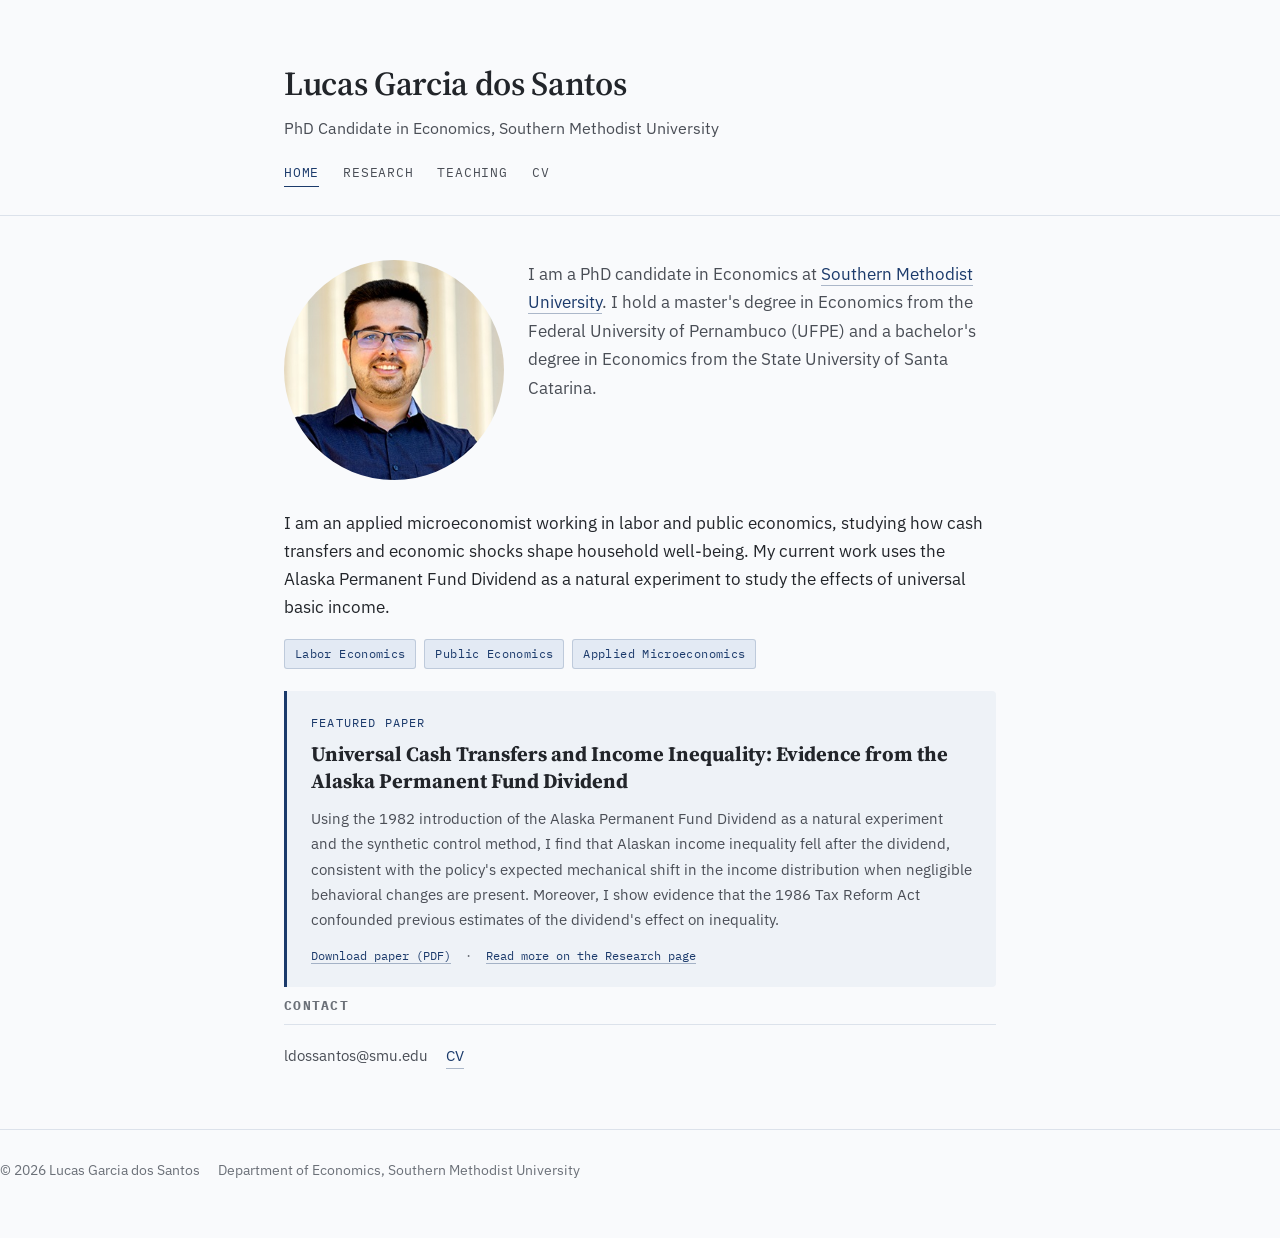
<file: index.html>
<!DOCTYPE html>
<html lang="en">
<head>
<meta charset="UTF-8">
<meta name="viewport" content="width=device-width, initial-scale=1">
<title>Lucas Garcia dos Santos — Economics</title>
<meta name="description" content="Lucas Garcia dos Santos, PhD candidate in Economics at Southern Methodist University. Labor economics, public economics, and applied microeconomics.">
<link rel="preconnect" href="https://fonts.googleapis.com">
<link href="https://fonts.googleapis.com/css2?family=Source+Serif+4:wght@500;600;700&family=IBM+Plex+Sans:wght@400;500;600&family=IBM+Plex+Mono:wght@400;500&display=swap" rel="stylesheet">
<link rel="stylesheet" href="style.css">
</head>
<body>

<header class="site-header">
  <div class="wrap">
    <p class="name">Lucas Garcia dos Santos</p>
    <p class="role-line">PhD Candidate in Economics, Southern Methodist University</p>
    <nav class="site-nav">
      <a href="index.html" class="active">Home</a>
      <a href="research.html">Research</a>
      <a href="teaching.html">Teaching</a>
      <a href="CV_Lucas.pdf" target="_blank" rel="noopener">CV</a>
    </nav>
  </div>
</header>

<main class="wrap">
<img src="profile_picture.jpg" alt="Lucas Garcia dos Santos" style="width:220px; height:220px; object-fit:cover; object-position:50% 0%; border-radius:50%; float:left; margin:0 24px 12px 0;">


<p class="lede" style="margin:0;">
  I am a PhD candidate in Economics at
  <a href="https://www.smu.edu/dedman/academics/departments/economics/graduate/phd" target="_blank" rel="noopener">Southern Methodist University</a>.
  I hold a master's degree in Economics from the Federal University of Pernambuco (UFPE) and a bachelor's degree in Economics from the State University of Santa Catarina.
</p>

<div style="clear:both;"></div>

  <p>
    I am an applied microeconomist working in labor and public economics,
    studying how cash transfers and economic shocks shape household well-being.
    My current work uses the Alaska Permanent Fund Dividend as a natural
    experiment to study the effects of universal basic income.
  </p>

  <div class="tags">
    <span class="tag">Labor Economics</span>
    <span class="tag">Public Economics</span>
    <span class="tag">Applied Microeconomics</span>
  </div>

  <div class="jmp-card">
    <span class="jmp-eyebrow">Featured Paper</span>
    <h3>Universal Cash Transfers and Income Inequality: Evidence from the Alaska Permanent Fund Dividend</h3>
    <p style="margin:0; color:var(--ink-soft); font-size:0.96rem;">
      Using the 1982 introduction of the Alaska Permanent Fund Dividend as a natural
      experiment and the synthetic control method, I find that Alaskan income
      inequality fell after the dividend, consistent with the policy's expected mechanical shift in the income distribution when negligible behavioral changes are present.
      Moreover, I show evidence that the 1986 Tax Reform Act confounded previous estimates of the dividend's effect on inequality.  

    </p>
    <span class="status">
      <a href="JMP_Lucas.pdf" target="_blank" rel="noopener">Download paper (PDF)</a>
      &nbsp;·&nbsp;
      <a href="research.html">Read more on the Research page</a>
    </span>
  </div>

  <h2 class="section-title">Contact</h2>
  <div class="contact-row">
    <span>ldossantos@smu.edu</span>
    <a href="CV_Lucas.pdf" target="_blank" rel="noopener">CV</a>
  </div>

</main>

<footer class="site-footer">
  <span>&copy; 2026 Lucas Garcia dos Santos</span>
  <span>Department of Economics, Southern Methodist University</span>
</footer>

</body>
</html>
</file>
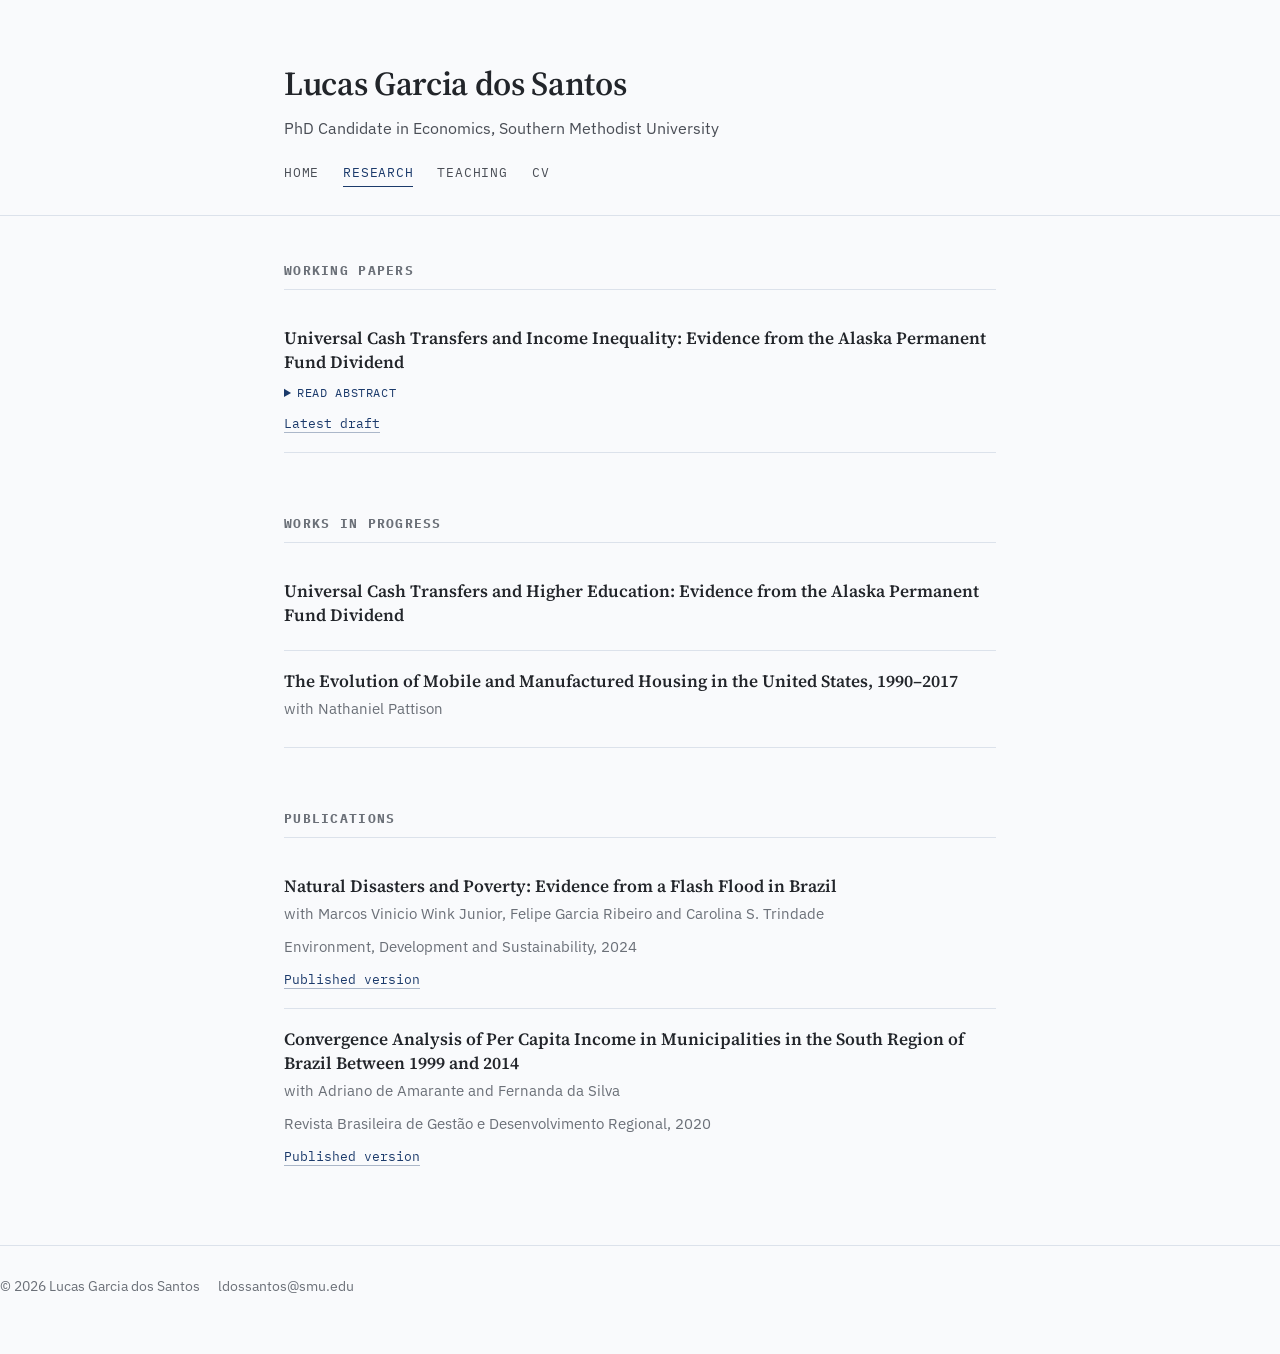
<file: research.html>
<!DOCTYPE html>
<html lang="en">
<head>
<meta charset="UTF-8">
<meta name="viewport" content="width=device-width, initial-scale=1">
<title>Research — Lucas Garcia dos Santos</title>
<link rel="preconnect" href="https://fonts.googleapis.com">
<link href="https://fonts.googleapis.com/css2?family=Source+Serif+4:wght@500;600;700&family=IBM+Plex+Sans:wght@400;500;600&family=IBM+Plex+Mono:wght@400;500&display=swap" rel="stylesheet">
<link rel="stylesheet" href="style.css">
</head>
<body>

<header class="site-header">
  <div class="wrap">
    <p class="name">Lucas Garcia dos Santos</p>
    <p class="role-line">PhD Candidate in Economics, Southern Methodist University</p>
    <nav class="site-nav">
      <a href="index.html">Home</a>
      <a href="research.html" class="active">Research</a>
      <a href="teaching.html">Teaching</a>
      <a href="CV_Lucas.pdf" target="_blank" rel="noopener">CV</a>
    </nav>
  </div>
</header>

<main class="wrap">

  <h2 class="section-title">Working Papers</h2>

  <div class="paper">
    <h3>Universal Cash Transfers and Income Inequality: Evidence from the Alaska Permanent Fund Dividend</h3>
    <details class="abstract-toggle">
    <summary>Read abstract</summary>
    <p class="abstract">
      As automation and artificial intelligence reshape labor markets, unconditional
      cash transfers have gained attention as a potential policy response to rising
      income inequality. In this paper, I investigate the effects of universal cash
      transfers on income inequality, using the introduction of the Alaska Permanent
      Fund Dividend in 1982 as a natural experiment. I focus on total household income
      inequality using data from the Current Population Survey. Using the synthetic
      control method, I find that Alaskan income inequality fell after the introduction
      of the dividend, a reduction of 0.02 in the Gini Index that is not statistically
      significant. I show that this decrease is consistent with the mechanical effect
      the policy should produce on its own, which suggests that behavioral responses
      have a negligible effect on income inequality.
    </p>
    </details>
    <div class="links">
      <a href="JMP_Lucas.pdf" target="_blank" rel="noopener">Latest draft</a>
    </div>
  </div>

  <h2 class="section-title">Works in Progress</h2>

  <div class="paper">
    <h3>Universal Cash Transfers and Higher Education: Evidence from the Alaska Permanent Fund Dividend</h3>
  </div>

  <div class="paper">
    <h3>The Evolution of Mobile and Manufactured Housing in the United States, 1990–2017</h3>
    <p class="coauthors">with Nathaniel Pattison</p>
  </div>

  <h2 class="section-title">Publications</h2>

  <div class="paper">
    <h3>Natural Disasters and Poverty: Evidence from a Flash Flood in Brazil</h3>
    <p class="coauthors">with Marcos Vinicio Wink Junior, Felipe Garcia Ribeiro and Carolina S. Trindade</p>
    <p class="venue">Environment, Development and Sustainability, 2024</p>
    <div class="links">
      <a href="https://doi.org/10.1007/s10668-023-03623-0" target="_blank" rel="noopener">Published version</a>
    </div>
  </div>

  <div class="paper">
    <h3>Convergence Analysis of Per Capita Income in Municipalities in the South Region of Brazil Between 1999 and 2014</h3>
    <p class="coauthors">with Adriano de Amarante and Fernanda da Silva</p>
    <p class="venue">Revista Brasileira de Gestão e Desenvolvimento Regional, 2020</p>
    <div class="links">
      <a href="https://www.rbgdr.net/revista/index.php/rbgdr/article/view/5516" target="_blank" rel="noopener">Published version</a>
    </div>
  </div>

</main>

<footer class="site-footer">
  <span>&copy; 2026 Lucas Garcia dos Santos</span>
  <span>ldossantos@smu.edu</span>
</footer>

</body>
</html>
</file>
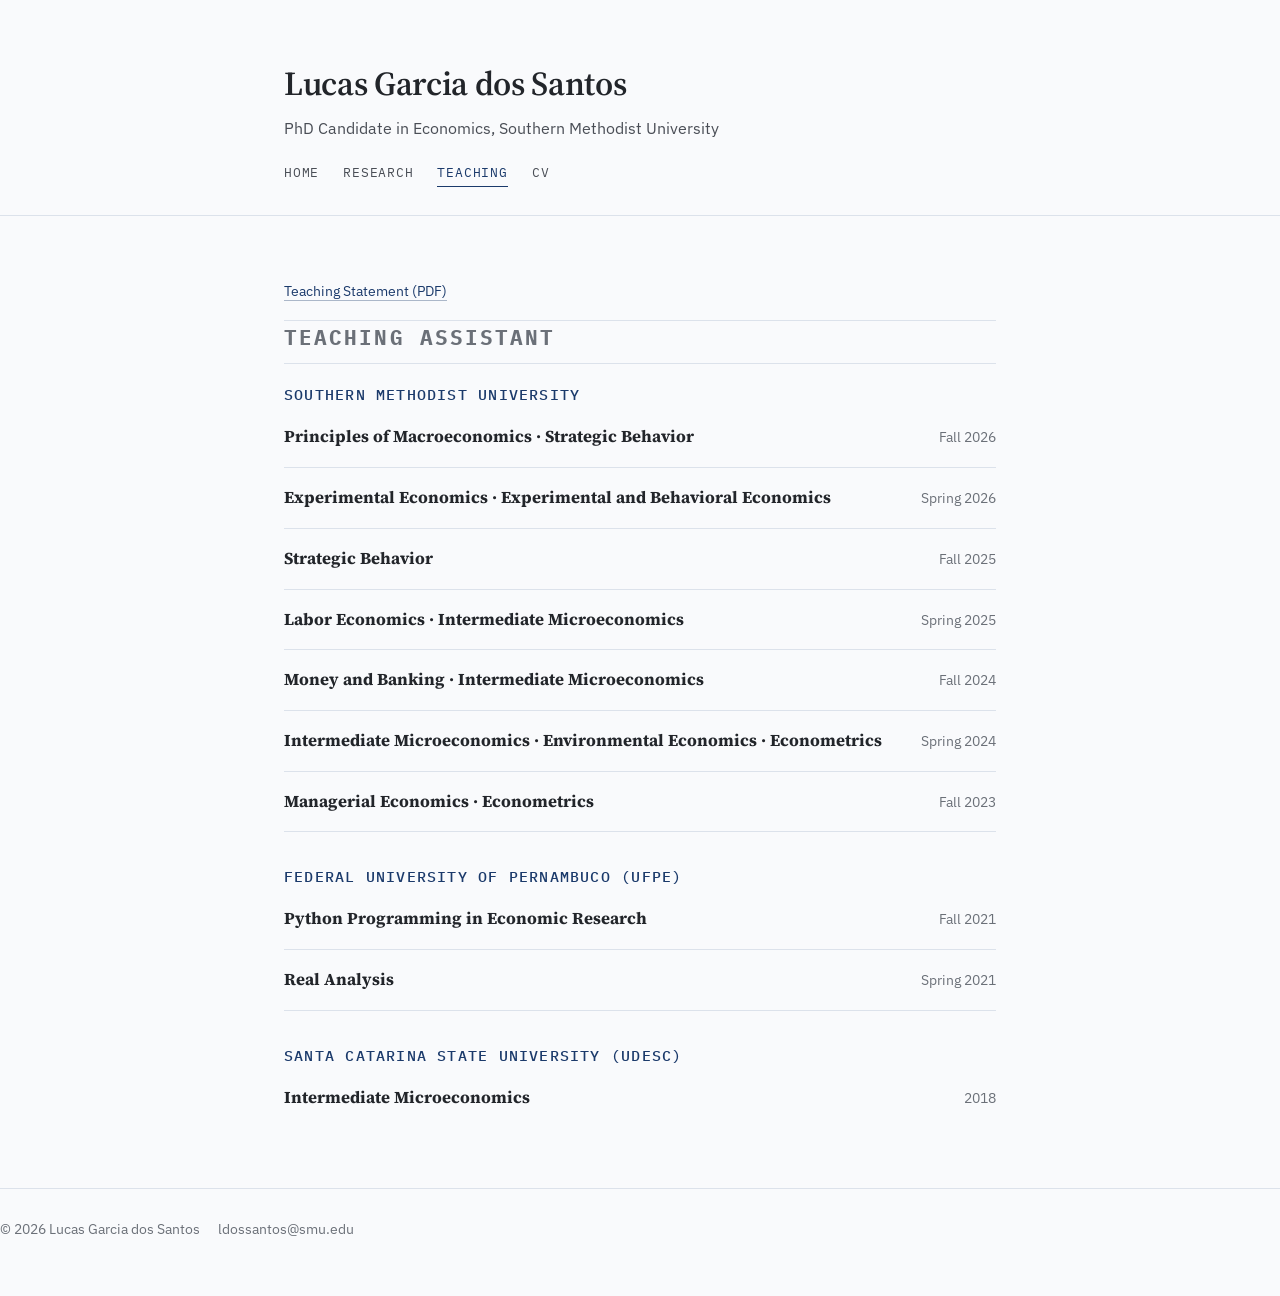
<file: teaching.html>
<!DOCTYPE html>
<html lang="en">
<head>
<meta charset="UTF-8">
<meta name="viewport" content="width=device-width, initial-scale=1">
<title>Teaching — Lucas Garcia dos Santos</title>
<link rel="preconnect" href="https://fonts.googleapis.com">
<link href="https://fonts.googleapis.com/css2?family=Source+Serif+4:wght@500;600;700&family=IBM+Plex+Sans:wght@400;500;600&family=IBM+Plex+Mono:wght@400;500&display=swap" rel="stylesheet">
<link rel="stylesheet" href="style.css">
</head>
<body>

<header class="site-header">
  <div class="wrap">
    <p class="name">Lucas Garcia dos Santos</p>
    <p class="role-line">PhD Candidate in Economics, Southern Methodist University</p>
    <nav class="site-nav">
      <a href="index.html">Home</a>
      <a href="research.html">Research</a>
      <a href="teaching.html" class="active">Teaching</a>
      <a href="CV_Lucas.pdf" target="_blank" rel="noopener">CV</a>
    </nav>
  </div>
</header>

<main class="wrap teaching">

  <div class="course-block">
    <div class="links">
      <a href="Teaching_Lucas.pdf" target="_blank" rel="noopener">Teaching Statement (PDF)</a>
    </div>
  </div>

  <h2 class="section-title">Teaching Assistant</h2>

  <h3 class="inst">Southern Methodist University</h3>

  <div class="course-block">
    <h3>Principles of Macroeconomics &middot; Strategic Behavior</h3>
    <p class="meta">Fall 2026</p>
  </div>

  <div class="course-block">
    <h3>Experimental Economics &middot; Experimental and Behavioral Economics</h3>
    <p class="meta">Spring 2026</p>
  </div>

  <div class="course-block">
    <h3>Strategic Behavior</h3>
    <p class="meta">Fall 2025</p>
  </div>

  <div class="course-block">
    <h3>Labor Economics &middot; Intermediate Microeconomics</h3>
    <p class="meta">Spring 2025</p>
  </div>

  <div class="course-block">
    <h3>Money and Banking &middot; Intermediate Microeconomics</h3>
    <p class="meta">Fall 2024</p>
  </div>

  <div class="course-block">
    <h3>Intermediate Microeconomics &middot; Environmental Economics &middot; Econometrics</h3>
    <p class="meta">Spring 2024</p>
  </div>

  <div class="course-block">
    <h3>Managerial Economics &middot; Econometrics</h3>
    <p class="meta">Fall 2023</p>
  </div>

  <h3 class="inst">Federal University of Pernambuco (UFPE)</h3>

  <div class="course-block">
    <h3>Python Programming in Economic Research</h3>
    <p class="meta">Fall 2021</p>
  </div>

  <div class="course-block">
    <h3>Real Analysis</h3>
    <p class="meta">Spring 2021</p>
  </div>

  <h3 class="inst">Santa Catarina State University (UDESC)</h3>

  <div class="course-block">
    <h3>Intermediate Microeconomics</h3>
    <p class="meta">2018</p>
  </div>

</main>

<footer class="site-footer">
  <span>&copy; 2026 Lucas Garcia dos Santos</span>
  <span>ldossantos@smu.edu</span>
</footer>

</body>
</html>
</file>
<file: style.css>
/* ============================================================
   Lucas Garcia dos Santos — Economics job-market site
   Design tokens
   ============================================================ */

:root {
  --paper: #F9FAFC;
  --paper-dim: #EEF2F7;
  --ink: #22252A;
  --ink-soft: #4A4E56;
  --muted: #6B7078;
  --accent: #1B3A6B;      /* deep navy — used sparingly */
  --accent-soft: #E3EAF4; /* pale wash of accent for tags/cards */
  --line: #DCE2EB;
  --max-w: 760px;

  --font-display: "Source Serif 4", Georgia, "Times New Roman", serif;
  --font-body: "IBM Plex Sans", -apple-system, Segoe UI, sans-serif;
  --font-mono: "IBM Plex Mono", ui-monospace, SFMono-Regular, monospace;
}

* { box-sizing: border-box; }

html { scroll-behavior: smooth; }

body {
  margin: 0;
  background: var(--paper);
  color: var(--ink);
  font-family: var(--font-body);
  font-size: 17px;
  line-height: 1.65;
  -webkit-font-smoothing: antialiased;
}

a {
  color: var(--accent);
  text-decoration: none;
  border-bottom: 1px solid rgba(27, 58, 107, 0.35);
  transition: border-color 0.15s ease, color 0.15s ease;
}
a:hover { border-bottom-color: var(--accent); }
a:focus-visible {
  outline: 2px solid var(--accent);
  outline-offset: 2px;
  border-radius: 2px;
}

/* ---------- Layout shell ---------- */

.wrap {
  max-width: var(--max-w);
  margin: 0 auto;
  padding: 0 24px;
}

header.site-header {
  padding: 56px 0 28px;
  border-bottom: 1px solid var(--line);
  margin-bottom: 44px;
}

.name {
  font-family: var(--font-display);
  font-weight: 600;
  font-size: 2.1rem;
  letter-spacing: -0.01em;
  margin: 0 0 4px;
}

.role-line {
  color: var(--ink-soft);
  font-size: 1.02rem;
  margin: 0 0 20px;
}

nav.site-nav {
  display: flex;
  gap: 24px;
  font-family: var(--font-mono);
  font-size: 0.82rem;
  text-transform: uppercase;
  letter-spacing: 0.06em;
}

nav.site-nav a {
  color: var(--ink-soft);
  border-bottom: 1px solid transparent;
  padding-bottom: 2px;
}
nav.site-nav a:hover,
nav.site-nav a.active {
  color: var(--accent);
  border-bottom-color: var(--accent);
}

main { padding-bottom: 80px; }

footer.site-footer {
  border-top: 1px solid var(--line);
  padding: 28px 0 56px;
  margin-top: 60px;
  font-size: 0.9rem;
  color: var(--muted);
  display: flex;
  flex-wrap: wrap;
  gap: 8px 18px;
  align-items: center;
}
footer.site-footer a { color: var(--muted); }
footer.site-footer a:hover { color: var(--accent); }

/* ---------- Typographic elements ---------- */

h2.section-title {
  font-family: var(--font-mono);
  font-size: 0.8rem;
  text-transform: uppercase;
  letter-spacing: 0.1em;
  color: var(--muted);
  margin: 60px 0 18px;
  padding-bottom: 8px;
  border-bottom: 1px solid var(--line);
}
h2.section-title:first-of-type { margin-top: 0; }

.lede {
  font-size: 1.08rem;
  color: var(--ink-soft);
}

/* ---------- Field tags ---------- */

.tags {
  display: flex;
  flex-wrap: wrap;
  gap: 8px;
  margin: 18px 0 6px;
}
.tag {
  font-family: var(--font-mono);
  font-size: 0.76rem;
  letter-spacing: 0.03em;
  color: var(--accent);
  background: var(--accent-soft);
  border: 1px solid rgba(27, 58, 107, 0.18);
  border-radius: 3px;
  padding: 4px 10px;
}

/* ---------- Featured / JMP card ---------- */

.jmp-card {
  border-left: 3px solid var(--accent);
  background: var(--paper-dim);
  padding: 22px 24px;
  margin: 22px 0 8px;
  border-radius: 0 4px 4px 0;
}
.jmp-eyebrow {
  font-family: var(--font-mono);
  font-size: 0.74rem;
  text-transform: uppercase;
  letter-spacing: 0.1em;
  color: var(--accent);
  display: block;
  margin-bottom: 8px;
}
.jmp-card h3 {
  font-family: var(--font-display);
  font-size: 1.28rem;
  margin: 0 0 10px;
  line-height: 1.35;
}
.jmp-card .status {
  font-family: var(--font-mono);
  font-size: 0.78rem;
  color: var(--muted);
  margin-top: 12px;
  display: block;
}

/* ---------- Paper entries ---------- */

.paper {
  padding: 18px 0;
  border-bottom: 1px solid var(--line);
}
.paper:last-child { border-bottom: none; }

.paper h3 {
  font-family: var(--font-display);
  font-weight: 600;
  font-size: 1.08rem;
  margin: 0 0 4px;
  line-height: 1.4;
}
.paper .coauthors,
.paper .venue {
  font-size: 0.92rem;
  color: var(--muted);
  margin: 0 0 8px;
}
.paper .abstract {
  font-size: 0.96rem;
  color: var(--ink-soft);
  margin: 8px 0 0;
}
.paper .links {
  margin-top: 10px;
  font-family: var(--font-mono);
  font-size: 0.8rem;
}
.paper .links a { margin-right: 16px; }

details.abstract-toggle summary {
  cursor: pointer;
  font-family: var(--font-mono);
  font-size: 0.78rem;
  color: var(--accent);
  text-transform: uppercase;
  letter-spacing: 0.05em;
  margin-top: 8px;
}
details.abstract-toggle[open] summary { margin-bottom: 8px; }

/* ---------- Teaching page specifics ---------- */

.course-block {
  padding: 16px 0;
  border-bottom: 1px solid var(--line);
}
.course-block:last-child { border-bottom: none; }
.course-block h3 {
  font-family: var(--font-display);
  font-size: 1.05rem;
  margin: 0 0 4px;
}
.course-block .meta {
  font-size: 0.9rem;
  color: var(--muted);
  margin: 0 0 6px;
}
.course-block .links a { margin-right: 16px; font-size: 0.85rem; }

.pending {
  color: var(--muted);
  font-style: italic;
}

/* ---------- Misc ---------- */

.two-col {
  display: grid;
  grid-template-columns: 200px 1fr;
  gap: 18px;
}
@media (max-width: 560px) {
  .two-col { grid-template-columns: 1fr; }
  header.site-header { padding: 40px 0 24px; }
  .name { font-size: 1.7rem; }
}

.contact-row {
  display: flex;
  flex-wrap: wrap;
  gap: 6px 18px;
  font-size: 0.95rem;
  color: var(--ink-soft);
}

.inst {
  font-family: var(--font-mono);
  font-size: 0.95rem;
  font-weight: 500;
  text-transform: uppercase;
  letter-spacing: 0.08em;
  color: var(--accent);
  margin: 32px 0 0;
}
.inst:first-of-type { margin-top: 8px; }

/* Teaching page: term on the right, like a table row */
.teaching .course-block {
  display: flex;
  justify-content: space-between;
  align-items: baseline;
  gap: 24px;
}
.teaching .course-block h3 { margin: 0; }
.teaching .course-block .meta {
  margin: 0;
  flex-shrink: 0;
  text-align: right;
  font-variant-numeric: tabular-nums;
}
.teaching h2.section-title { font-size: 1.3rem; }
</file>
